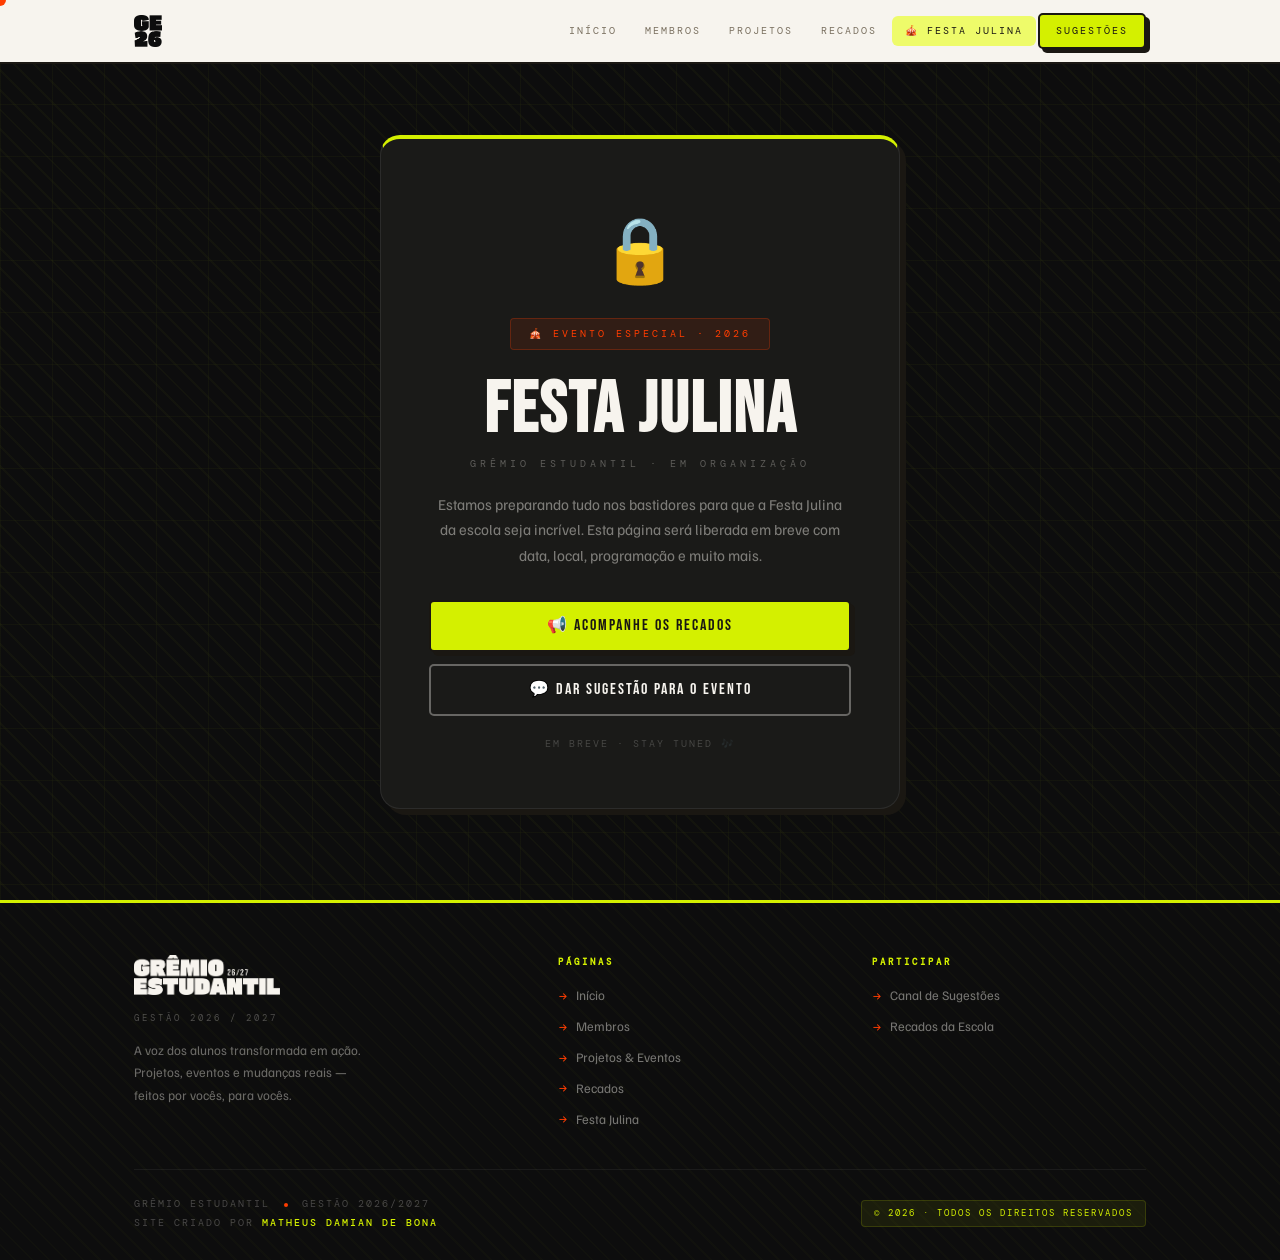
<file: pages/festa-julina.html>
<!DOCTYPE html>
<html lang="pt-BR">
<head>
  <meta charset="UTF-8"/>
  <meta name="viewport" content="width=device-width, initial-scale=1.0"/>
  <title>Festa Julina · Grêmio Estudantil</title>
  <link rel="stylesheet" href="../css/style.css"/>
  <style>
    .locked-page {
      min-height: 100vh;
      display: flex; align-items: center; justify-content: center;
      padding: calc(var(--nav-h) + 40px) 20px 60px;
      background: var(--midnight);
      position: relative; overflow: hidden;
    }
    /* padrão diagonal de fundo */
    .locked-page::before {
      content: '';
      position: absolute; inset: 0;
      background-image: repeating-linear-gradient(
        45deg, transparent, transparent 12px,
        rgba(212,240,0,.03) 12px, rgba(212,240,0,.03) 14px
      );
      pointer-events: none;
    }
    /* grid de fundo */
    .locked-page::after {
      content: '';
      position: absolute; inset: 0;
      background-image:
        linear-gradient(rgba(212,240,0,.03) 1px, transparent 1px),
        linear-gradient(90deg, rgba(212,240,0,.03) 1px, transparent 1px);
      background-size: 52px 52px;
      pointer-events: none;
    }
    .locked-box {
      background: var(--dark-surf);
      border: 1px solid var(--dark-border);
      border-top: 4px solid var(--volt);
      border-radius: var(--radius-lg);
      box-shadow: var(--shadow-hard-lg);
      padding: 56px 48px;
      text-align: center;
      max-width: 520px; width: 100%;
      position: relative; z-index: 1;
    }
    .locked-icon {
      font-size: 64px;
      display: block; margin-bottom: 20px;
      animation: lockPulse 3s ease-in-out infinite;
    }
    @keyframes lockPulse {
      0%,100%{ transform:scale(1) rotate(0deg); }
      50%    { transform:scale(1.06) rotate(-3deg); }
    }
    .locked-box h1 {
      font-family: 'Bebas Neue', sans-serif;
      font-size: clamp(44px, 9vw, 72px);
      letter-spacing: 2px; line-height: .92;
      color: var(--chalk); margin-bottom: 12px;
    }
    .locked-sub {
      font-family: 'DM Mono', monospace;
      font-size: 10px; letter-spacing: 4px; text-transform: uppercase;
      color: rgba(247,244,238,.3); margin-bottom: 20px;
    }
    .locked-box p {
      font-size: 15px; color: rgba(247,244,238,.45);
      line-height: 1.7; margin-bottom: 32px;
    }
    .locked-actions { display: flex; flex-direction: column; gap: 12px; align-items: center; }
    .locked-badge {
      display: inline-flex; align-items: center; gap: 8px;
      font-family: 'DM Mono', monospace;
      font-size: 10px; letter-spacing: 3px; text-transform: uppercase;
      background: rgba(255,61,0,.1); color: var(--fire);
      border: 1px solid rgba(255,61,0,.25);
      padding: 7px 18px; border-radius: 4px; margin-bottom: 28px;
    }
    .soon-hint {
      font-family: 'DM Mono', monospace;
      font-size: 10px; letter-spacing: 2px; text-transform: uppercase;
      color: rgba(247,244,238,.2); margin-top: 20px;
    }
    @media(max-width:480px){ .locked-box { padding: 36px 22px; } }
  </style>
</head>
<body>
<div id="page-progress"></div>
<div id="navbar"></div>

<div class="locked-page">
  <div class="locked-box rv">
    <span class="locked-icon">🔒</span>
    <div class="locked-badge">🎪 Evento Especial · 2026</div>
    <h1>FESTA JULINA</h1>
    <div class="locked-sub">Grêmio Estudantil · Em organização</div>
    <p>Estamos preparando tudo nos bastidores para que a Festa Julina da escola seja incrível. Esta página será liberada em breve com data, local, programação e muito mais.</p>
    <div class="locked-actions">
      <a href="recados.html" class="btn btn-volt" style="width:100%;justify-content:center">📢 Acompanhe os Recados</a>
      <a href="sugestoes.html" class="btn btn-outline-chalk" style="width:100%;justify-content:center">💬 Dar Sugestão para o Evento</a>
    </div>
    <div class="soon-hint">Em breve · Stay tuned 🎶</div>
  </div>
</div>

<div id="footer"></div>
<script src="../js/components.js"></script>
<script src="../js/main.js"></script>
<script> renderNavbar(); renderFooter(); </script>
</body>
</html>
</file>
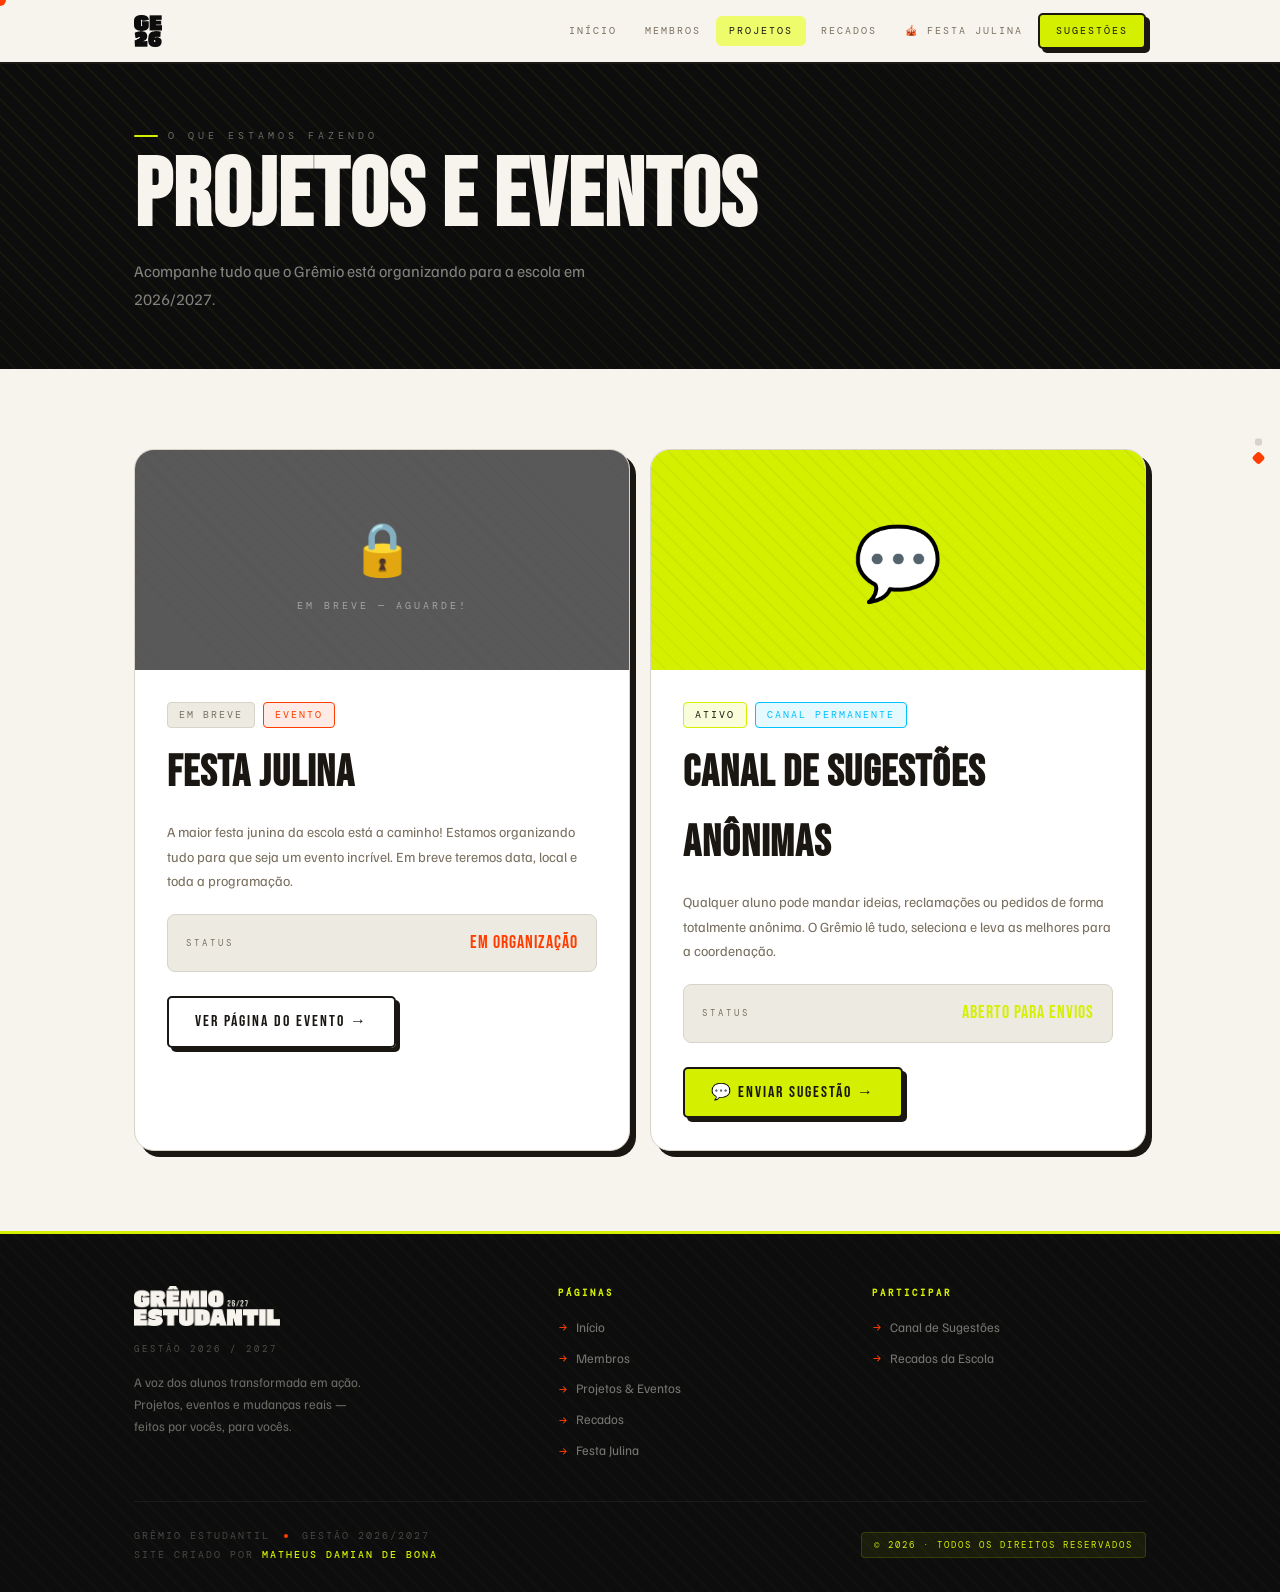
<file: pages/projetos.html>
<!DOCTYPE html>
<html lang="pt-BR">
<head>
  <meta charset="UTF-8"/>
  <meta name="viewport" content="width=device-width, initial-scale=1.0"/>
  <title>Projetos & Eventos · Grêmio Estudantil</title>
  <link rel="stylesheet" href="../css/style.css"/>
  <style>
    .projetos-grid { display: grid; grid-template-columns: 1fr 1fr; gap: 20px; }
    .projeto-card-full {
      background: var(--white);
      border: 1px solid var(--border);
      border-radius: var(--radius-lg);
      box-shadow: var(--shadow-hard-lg);
      overflow: hidden;
      transition: transform .2s, box-shadow .2s;
    }
    .projeto-card-full:hover { transform: translate(-2px,-2px); box-shadow: 8px 8px 0 var(--ink); }

    .projeto-cover-full {
      height: 220px;
      display: flex; align-items: center; justify-content: center;
      position: relative; overflow: hidden;
    }
    .festa-bg {
      background: linear-gradient(135deg, #1a0c04, #2a1205);
      background-image: repeating-linear-gradient(
        45deg, transparent, transparent 10px,
        rgba(255,61,0,.04) 10px, rgba(255,61,0,.04) 12px
      );
    }
    .sugestoes-bg {
      background: var(--volt);
      background-image: repeating-linear-gradient(
        45deg, transparent, transparent 10px,
        rgba(0,0,0,.04) 10px, rgba(0,0,0,.04) 12px
      );
    }
    .cover-emoji { font-size: 72px; position: relative; z-index: 1; }
    .locked-overlay {
      position: absolute; inset: 0;
      background: rgba(0,0,0,.65);
      display: flex; flex-direction: column;
      align-items: center; justify-content: center; gap: 10px;
    }
    .locked-overlay .lock-big { font-size: 52px; }
    .locked-overlay p {
      font-family: 'DM Mono', monospace;
      font-size: 10px; letter-spacing: 3px; text-transform: uppercase;
      color: rgba(255,255,255,.45);
    }
    .projeto-body-full { padding: 32px; }
    .projeto-body-full h2 {
      font-family: 'Bebas Neue', sans-serif;
      font-size: clamp(28px, 4vw, 44px);
      letter-spacing: 1px; color: var(--ink);
      margin: 10px 0 12px;
    }
    .projeto-body-full p { font-size: 14px; color: var(--muted); line-height: 1.75; }
    .status-bar {
      background: var(--surface);
      border-radius: 8px; padding: 14px 18px;
      margin-top: 20px;
      display: flex; align-items: center; justify-content: space-between;
      border: 1px solid var(--border);
    }
    .status-label {
      font-family: 'DM Mono', monospace;
      font-size: 9px; letter-spacing: 3px; text-transform: uppercase; color: var(--muted);
    }
    .status-val {
      font-family: 'Bebas Neue', sans-serif;
      font-size: 18px; letter-spacing: 1px;
    }
    .projeto-actions { display: flex; gap: 12px; flex-wrap: wrap; margin-top: 24px; }
    @media(max-width:700px){ .projetos-grid { grid-template-columns: 1fr; } }
  </style>
</head>
<body>
<div id="page-progress"></div>
<div id="navbar"></div>
<div id="scroll-indicator"></div>

<header class="page-header" id="topo" data-label="Projetos">
  <div class="container">
    <div class="eyebrow white">O que estamos fazendo</div>
    <h1>PROJETOS E EVENTOS</h1>
    <p>Acompanhe tudo que o Grêmio está organizando para a escola em 2026/2027.</p>
  </div>
</header>

<section class="section" id="lista" data-label="Lista">
  <div class="container">
    <div class="projetos-grid">

      <div class="projeto-card-full rv">
        <div class="projeto-cover-full festa-bg">
          <div class="locked-overlay">
            <span class="lock-big">🔒</span>
            <p>Em breve — aguarde!</p>
          </div>
        </div>
        <div class="projeto-body-full">
          <div class="flex items-center gap-8 mb-8">
            <span class="badge badge-muted">Em breve</span>
            <span class="badge badge-fire">Evento</span>
          </div>
          <h2>Festa Julina</h2>
          <p>A maior festa junina da escola está a caminho! Estamos organizando tudo para que seja um evento incrível. Em breve teremos data, local e toda a programação.</p>
          <div class="status-bar">
            <span class="status-label">Status</span>
            <span class="status-val text-fire">Em Organização</span>
          </div>
          <div class="projeto-actions">
            <a href="festa-julina.html" class="btn btn-outline">Ver Página do Evento →</a>
          </div>
        </div>
      </div>

      <div class="projeto-card-full rv d1">
        <div class="projeto-cover-full sugestoes-bg">
          <span class="cover-emoji">💬</span>
        </div>
        <div class="projeto-body-full">
          <div class="flex items-center gap-8 mb-8">
            <span class="badge badge-volt">Ativo</span>
            <span class="badge badge-sky">Canal Permanente</span>
          </div>
          <h2>Canal de Sugestões Anônimas</h2>
          <p>Qualquer aluno pode mandar ideias, reclamações ou pedidos de forma totalmente anônima. O Grêmio lê tudo, seleciona e leva as melhores para a coordenação.</p>
          <div class="status-bar">
            <span class="status-label">Status</span>
            <span class="status-val text-volt">Aberto para envios</span>
          </div>
          <div class="projeto-actions">
            <a href="sugestoes.html" class="btn btn-volt">💬 Enviar Sugestão →</a>
          </div>
        </div>
      </div>

    </div>
  </div>
</section>

<div id="footer"></div>
<script src="../js/components.js"></script>
<script src="../js/main.js"></script>
<script> renderNavbar(); renderFooter(); </script>
</body>
</html>
</file>
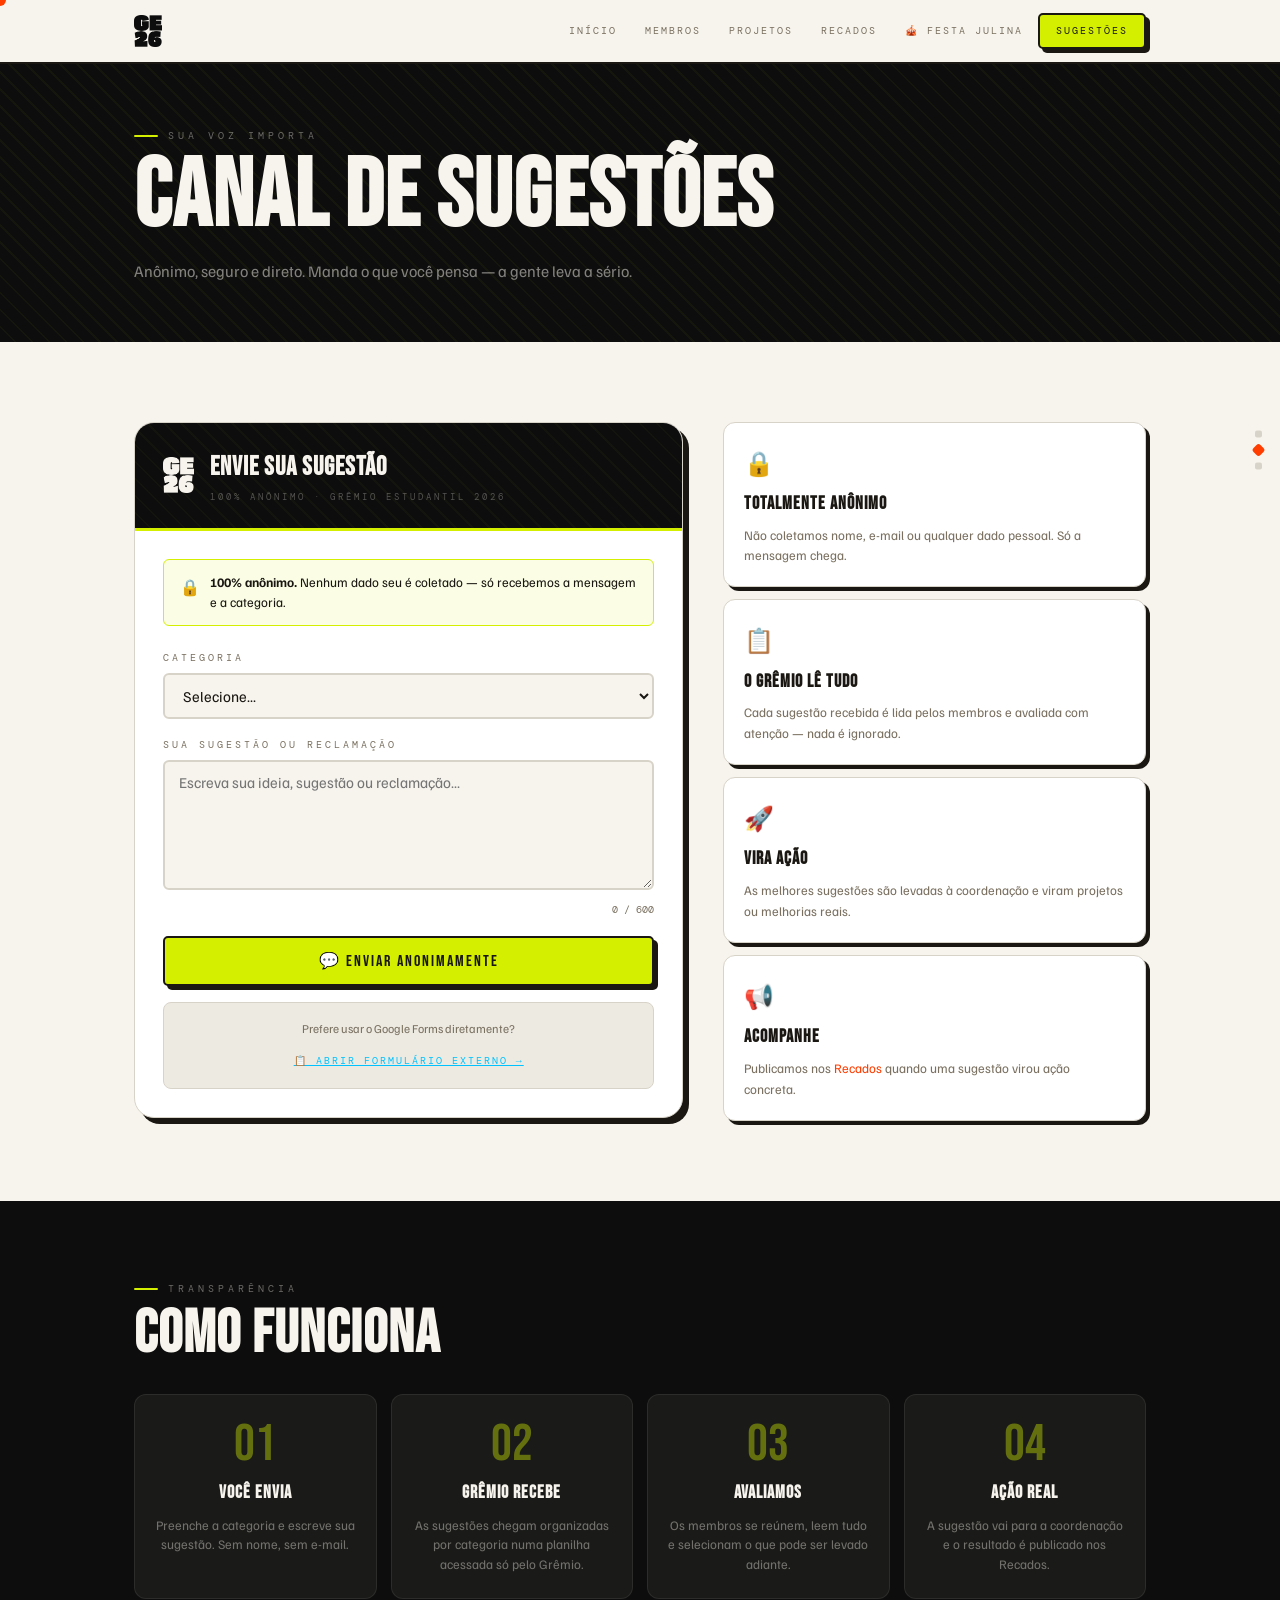
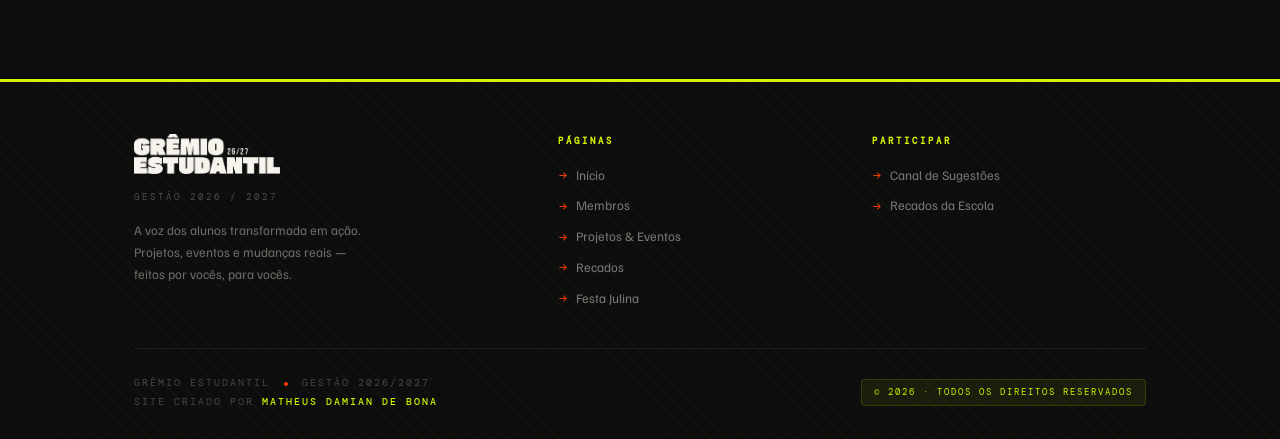
<file: pages/sugestoes.html>
<!DOCTYPE html>
<html lang="pt-BR">
<head>
  <meta charset="UTF-8"/>
  <meta name="viewport" content="width=device-width, initial-scale=1.0"/>
  <title>Canal de Sugestões · Grêmio Estudantil</title>
  <link rel="stylesheet" href="../css/style.css"/>
  <style>
    .sugestoes-layout { display: grid; grid-template-columns: 1.3fr 1fr; gap: 40px; align-items: start; }

    /* FORM CARD */
    .form-card {
      background: var(--white);
      border: 1px solid var(--border);
      border-radius: var(--radius-lg);
      overflow: hidden;
      box-shadow: var(--shadow-hard-lg);
    }
    .form-card-header {
      background: var(--midnight);
      padding: 24px 28px;
      display: flex; align-items: center; gap: 16px;
      border-bottom: 3px solid var(--volt);
      /* padrão diagonal */
      background-image: repeating-linear-gradient(
        45deg, transparent, transparent 10px,
        rgba(212,240,0,.03) 10px, rgba(212,240,0,.03) 12px
      );
      background-color: var(--midnight);
    }
    .form-header-logo { height: 36px; width: auto; background: transparent; }
    .form-header-text h2 {
      font-family: 'Bebas Neue', sans-serif;
      font-size: 26px; letter-spacing: 1px;
      color: var(--chalk); margin-bottom: 2px;
    }
    .form-header-text p {
      font-family: 'DM Mono', monospace;
      font-size: 9px; letter-spacing: 3px; text-transform: uppercase;
      color: rgba(247,244,238,.3);
    }
    .form-body { padding: 28px; }

    .anon-notice {
      background: rgba(212,240,0,.1);
      border: 1px solid var(--volt);
      border-radius: 6px;
      padding: 13px 16px; margin-bottom: 24px;
      display: flex; align-items: flex-start; gap: 10px;
    }
    .anon-icon { font-size: 16px; flex-shrink: 0; margin-top: 2px; }
    .anon-notice p { font-size: 13px; color: var(--ink); line-height: 1.5; margin: 0; }

    .form-group { margin-bottom: 18px; }
    .form-label {
      font-family: 'DM Mono', monospace;
      font-size: 10px; letter-spacing: 3px; text-transform: uppercase;
      color: var(--muted); display: block; margin-bottom: 7px;
    }
    .form-select, .form-textarea {
      width: 100%;
      background: var(--bg);
      border: 2px solid var(--border);
      border-radius: 6px;
      padding: 11px 14px;
      font-family: 'Familjen Grotesk', sans-serif;
      font-size: 15px; color: var(--ink);
      outline: none; transition: border-color .2s;
    }
    .form-select:focus, .form-textarea:focus { border-color: var(--volt); }
    .form-textarea { resize: vertical; min-height: 130px; }
    .char-count {
      font-family: 'DM Mono', monospace;
      font-size: 10px; color: var(--muted);
      text-align: right; margin-top: 4px;
    }
    .form-submit { width: 100%; justify-content: center; font-size: 16px; padding: 13px; }

    .success-msg {
      display: none;
      background: #e8faf0; border: 2px solid #00b894;
      border-radius: 10px; padding: 24px; text-align: center; margin-top: 16px;
    }
    .success-msg h3 { font-family: 'Bebas Neue',sans-serif; font-size: 24px; color: #00b894; letter-spacing:1px; margin-bottom: 8px; }
    .success-msg p  { font-size: 13px; color: var(--muted); }

    .forms-link {
      background: var(--surface); border-radius: 8px;
      padding: 16px; margin-top: 16px; text-align: center;
      border: 1px solid var(--border);
    }
    .forms-link p { font-size: 12px; color: var(--muted); margin-bottom: 8px; }
    .forms-link a {
      font-family: 'DM Mono', monospace; font-size: 10px;
      letter-spacing: 2px; text-transform: uppercase;
      color: var(--sky); text-decoration: underline;
    }

    /* SIDEBAR */
    .info-cards { display: flex; flex-direction: column; gap: 12px; }
    .info-card {
      background: var(--white); border: 1px solid var(--border);
      border-radius: var(--radius); padding: 20px;
      box-shadow: var(--shadow-hard);
      transition: transform .2s, box-shadow .2s;
    }
    .info-card:hover { transform: translate(-2px,-2px); box-shadow: var(--shadow-hard-lg); }
    .info-card-icon { font-size: 24px; margin-bottom: 9px; }
    .info-card h3 {
      font-family: 'Bebas Neue', sans-serif;
      font-size: 18px; letter-spacing: 1px; margin-bottom: 6px;
    }
    .info-card p  { font-size: 13px; color: var(--muted); line-height: 1.6; }

    /* COMO FUNCIONA */
    .como-section { background: var(--midnight); }
    .como-steps {
      display: grid; grid-template-columns: repeat(4,1fr); gap: 14px;
    }
    .como-step {
      background: var(--dark-surf);
      border: 1px solid var(--dark-border);
      border-radius: var(--radius); padding: 24px 18px; text-align: center;
      transition: border-color .2s, transform .2s;
    }
    .como-step:hover { border-color: var(--volt); transform: translateY(-4px); }
    .como-step-num {
      font-family: 'Bebas Neue', sans-serif;
      font-size: 52px; line-height: 1; color: var(--volt); opacity: .4; margin-bottom: 8px;
    }
    .como-step h4 {
      font-family: 'Bebas Neue', sans-serif;
      font-size: 18px; letter-spacing: 1px; color: var(--chalk); margin-bottom: 8px;
    }
    .como-step p { font-size: 13px; color: rgba(247,244,238,.4); line-height: 1.5; }

    @media(max-width:860px){
      .sugestoes-layout { grid-template-columns: 1fr; }
      .como-steps { grid-template-columns: 1fr 1fr; }
    }
    @media(max-width:480px){
      .como-steps { grid-template-columns: 1fr; }
      .form-card-header { flex-direction: column; align-items: flex-start; }
    }
  </style>
</head>
<body>
<div id="page-progress"></div>
<div id="navbar"></div>
<div id="scroll-indicator"></div>

<header class="page-header" id="topo" data-label="Sugestões">
  <div class="container">
    <div class="eyebrow white">Sua voz importa</div>
    <h1>CANAL DE SUGESTÕES</h1>
    <p>Anônimo, seguro e direto. Manda o que você pensa — a gente leva a sério.</p>
  </div>
</header>

<section class="section" id="form-sec" data-label="Formulário">
  <div class="container">
    <div class="sugestoes-layout">

      <!-- FORM -->
      <div class="rv">
        <div class="form-card">
          <div class="form-card-header">
            <img src="../images/logo/GE26_chalk.png" alt="GE26" class="form-header-logo"
                 onerror="this.style.display='none'">
            <div class="form-header-text">
              <h2>ENVIE SUA SUGESTÃO</h2>
              <p>100% anônimo · Grêmio Estudantil 2026</p>
            </div>
          </div>
          <div class="form-body">
            <div class="anon-notice">
              <span class="anon-icon">🔒</span>
              <p><strong>100% anônimo.</strong> Nenhum dado seu é coletado — só recebemos a mensagem e a categoria.</p>
            </div>
            <form id="sugestao-form" onsubmit="enviar(event)">
              <div class="form-group">
                <label class="form-label" for="categoria">Categoria</label>
                <select class="form-select" id="categoria" required>
                  <option value="" disabled selected>Selecione...</option>
                  <option>🏫 Estrutura da escola</option>
                  <option>🎉 Eventos e atividades</option>
                  <option>⚽ Esportes e interclasses</option>
                  <option>🍽️ Alimentação / cantina</option>
                  <option>📢 Comunicação do Grêmio</option>
                  <option>📚 Aulas e professores</option>
                  <option>💬 Outro assunto</option>
                </select>
              </div>
              <div class="form-group">
                <label class="form-label" for="mensagem">Sua sugestão ou reclamação</label>
                <textarea class="form-textarea" id="mensagem"
                  placeholder="Escreva sua ideia, sugestão ou reclamação..."
                  maxlength="600"
                  oninput="document.getElementById('cc').textContent=this.value.length+' / 600'"
                  required></textarea>
                <div class="char-count" id="cc">0 / 600</div>
              </div>
              <button type="submit" class="btn btn-volt form-submit">💬 Enviar Anonimamente</button>
            </form>
            <div class="success-msg" id="ok-msg">
              <h3>ENVIADO!</h3>
              <p>Sua sugestão foi recebida. Obrigado por participar — sua voz faz diferença!</p>
            </div>
            <div class="forms-link">
              <p>Prefere usar o Google Forms diretamente?</p>
              <!--
                PARA ATIVAR: substitua o # pelo link do seu Google Forms.
                Crie o formulário em forms.google.com com dois campos:
                "Categoria" e "Sua sugestão". As respostas chegam automaticamente
                numa planilha Google Sheets organizada por data e categoria.
              -->
              <a href="https://www.figma.com/design/gOgMtucQzcqYnOYqtB0gYJ/Gr%C3%AAmio-Estudantil?node-id=0-1&p=f&t=JCvGHQUqdcAMFBU4-0" target="_blank" rel="noopener">📋 Abrir formulário externo →</a>
            </div>
          </div>
        </div>
      </div>

      <!-- SIDEBAR -->
      <div class="info-cards rv d2">
        <div class="info-card">
          <div class="info-card-icon">🔒</div>
          <h3>TOTALMENTE ANÔNIMO</h3>
          <p>Não coletamos nome, e-mail ou qualquer dado pessoal. Só a mensagem chega.</p>
        </div>
        <div class="info-card">
          <div class="info-card-icon">📋</div>
          <h3>O GRÊMIO LÊ TUDO</h3>
          <p>Cada sugestão recebida é lida pelos membros e avaliada com atenção — nada é ignorado.</p>
        </div>
        <div class="info-card">
          <div class="info-card-icon">🚀</div>
          <h3>VIRA AÇÃO</h3>
          <p>As melhores sugestões são levadas à coordenação e viram projetos ou melhorias reais.</p>
        </div>
        <div class="info-card">
          <div class="info-card-icon">📢</div>
          <h3>ACOMPANHE</h3>
          <p>Publicamos nos <a href="recados.html" style="color:var(--fire)">Recados</a> quando uma sugestão virou ação concreta.</p>
        </div>
      </div>
    </div>
  </div>
</section>

<!-- COMO FUNCIONA -->
<section class="section como-section" id="como" data-label="Como funciona">
  <div class="container">
    <div class="rv">
      <div class="eyebrow white volt">Transparência</div>
      <h2 class="section-title on-dark" style="font-size:clamp(32px,5vw,60px);margin-bottom:32px">COMO FUNCIONA</h2>
    </div>
    <div class="como-steps rv d1">
      <div class="como-step">
        <div class="como-step-num">01</div>
        <h4>VOCÊ ENVIA</h4>
        <p>Preenche a categoria e escreve sua sugestão. Sem nome, sem e-mail.</p>
      </div>
      <div class="como-step">
        <div class="como-step-num">02</div>
        <h4>GRÊMIO RECEBE</h4>
        <p>As sugestões chegam organizadas por categoria numa planilha acessada só pelo Grêmio.</p>
      </div>
      <div class="como-step">
        <div class="como-step-num">03</div>
        <h4>AVALIAMOS</h4>
        <p>Os membros se reúnem, leem tudo e selecionam o que pode ser levado adiante.</p>
      </div>
      <div class="como-step">
        <div class="como-step-num">04</div>
        <h4>AÇÃO REAL</h4>
        <p>A sugestão vai para a coordenação e o resultado é publicado nos Recados.</p>
      </div>
    </div>
  </div>
</section>

<div id="footer"></div>
<script src="../js/components.js"></script>
<script src="../js/main.js"></script>
<script>
  renderNavbar();
  renderFooter();

  function enviar(e) {
    e.preventDefault();
    /*
    ── INTEGRAÇÃO GOOGLE FORMS ──────────────────────
    1. Crie um Google Forms (forms.google.com)
       - Campo 1: "Categoria" (lista suspensa)
       - Campo 2: "Sua sugestão" (parágrafo)
    2. Clique nos 3 pontinhos > "Obter link pré-preenchido"
    3. Preencha os campos e copie o link gerado
    4. O link terá: ?entry.XXXXXXXXX=
    5. Substitua os valores abaixo e descomente:

    const URL   = 'https://docs.google.com/forms/d/e/SEU_ID/formResponse';
    const E_CAT = 'entry.0000000000';
    const E_MSG = 'entry.1111111111';
    const body  = new URLSearchParams();
    body.append(E_CAT, document.getElementById('categoria').value);
    body.append(E_MSG, document.getElementById('mensagem').value);
    fetch(URL, { method:'POST', mode:'no-cors', body });
    ─────────────────────────────────────────────── */

    document.getElementById('sugestao-form').style.display = 'none';
    document.getElementById('ok-msg').style.display = 'block';
    setTimeout(() => {
      document.getElementById('sugestao-form').reset();
      document.getElementById('sugestao-form').style.display = 'block';
      document.getElementById('ok-msg').style.display = 'none';
      document.getElementById('cc').textContent = '0 / 600';
    }, 5000);
  }
</script>
</body>
</html>
</file>
<file: css/style.css>
/* ═══════════════════════════════════════
   GRÊMIO ESTUDANTIL — Global Styles v3
   Brand Guide oficial · Gestão 2026/27
═══════════════════════════════════════ */

@import url('https://fonts.googleapis.com/css2?family=Bebas+Neue&family=DM+Mono:wght@400;500&family=Familjen+Grotesk:ital,wght@0,300;0,400;0,600;0,700;1,400&display=swap');

/* ── TOKENS (paleta exata do brand guide) ── */
:root {
  --volt:       #D4F000;
  --volt-dim:   #eefb6a;
  --volt-ghost: rgba(212,240,0,.08);
  --fire:       #FF3D00;
  --fire-ghost: rgba(255,61,0,.08);
  --midnight:   #0D0D0D;
  --chalk:      #F7F4EE;
  --slate:      #3A3830;
  --sky:        #00C2FF;
  --sky-ghost:  rgba(0,194,255,.08);

  /* UI aliases */
  --bg:         #F7F4EE;
  --white:      #ffffff;
  --surface:    #EDEAE2;
  --border:     #D8D3C8;
  --ink:        #1A1712;
  --muted:      #7A7060;

  --dark-bg:    #0D0D0D;
  --dark-surf:  #1A1A18;
  --dark-surf2: #242420;
  --dark-border:rgba(255,255,255,.08);
  --dark-text:  #F7F4EE;

  /* efeito sombra dura (brand element) */
  --shadow-hard:    4px 4px 0 var(--ink);
  --shadow-hard-lg: 6px 6px 0 var(--ink);
  --shadow-hard-volt: 4px 4px 0 var(--volt);

  --radius:    12px;
  --radius-lg: 20px;
  --nav-h:     64px;
}

/* ── RESET ── */
*, *::before, *::after { box-sizing: border-box; margin: 0; padding: 0; }
html { scroll-behavior: smooth; }
body {
  background: var(--bg);
  color: var(--ink);
  font-family: 'Familjen Grotesk', sans-serif;
  font-size: 16px;
  line-height: 1.6;
  overflow-x: hidden;
  cursor: none; /* cursor customizado */
}
img { display: block; max-width: 100%; }
a { color: inherit; text-decoration: none; }
button { cursor: none; border: none; background: none; font-family: inherit; }
ul { list-style: none; }

/* ── CURSOR CUSTOMIZADO ── */
#ge-cursor {
  position: fixed;
  top: 0; left: 0;
  width: 12px; height: 12px;
  border-radius: 50%;
  background: var(--fire);
  pointer-events: none;
  z-index: 9999;
  transform: translate(-50%, -50%);
  transition: width .22s cubic-bezier(.22,1,.36,1),
              height .22s cubic-bezier(.22,1,.36,1),
              background .22s,
              opacity .2s;
  mix-blend-mode: normal;
}
#ge-cursor.hover {
  width: 38px;
  height: 38px;
  background: var(--volt);
  opacity: .85;
}
#ge-cursor.click {
  width: 22px;
  height: 22px;
  background: var(--fire);
}

/* ── SCROLL INDICATOR LATERAL ── */
#scroll-indicator {
  position: fixed;
  right: 18px;
  top: 50%;
  transform: translateY(-50%);
  display: flex;
  flex-direction: column;
  gap: 9px;
  z-index: 800;
}
.scroll-dot {
  width: 7px; height: 7px;
  border-radius: 2px;
  background: var(--border);
  border: none;
  cursor: none;
  transition: background .3s, transform .3s;
}
.scroll-dot.active {
  background: var(--fire);
  transform: rotate(45deg) scale(1.4);
}
.scroll-dot[title]:hover::after {
  content: attr(title);
  position: absolute;
  right: 18px;
  font-family: 'DM Mono', monospace;
  font-size: 9px;
  letter-spacing: 2px;
  text-transform: uppercase;
  color: var(--muted);
  white-space: nowrap;
  background: var(--white);
  padding: 3px 8px;
  border-radius: 4px;
  border: 1px solid var(--border);
}

/* ── PROGRESS BAR ── */
#page-progress {
  position: fixed;
  top: 0; left: 0;
  height: 3px;
  background: linear-gradient(90deg, var(--volt), var(--fire));
  z-index: 1001;
  width: 0;
  transition: width .15s;
}

/* ── NAVBAR ── */
.navbar {
  position: fixed;
  top: 0; left: 0; right: 0;
  height: var(--nav-h);
  background: var(--chalk);
  border-bottom: 2px solid var(--ink);
  z-index: 900;
}
.navbar .container {
  height: 100%;
  display: flex;
  align-items: center;
  justify-content: space-between;
  gap: 16px;
}
/* Logo PNG no navbar */
.nav-logo { display: flex; align-items: center; }
.nav-logo img {
  height: 32px;
  width: auto;
  background: transparent;
  display: block;
}
/* Fallback texto */
.nav-logo-text {
  font-family: 'Bebas Neue', sans-serif;
  font-size: 26px;
  letter-spacing: 3px;
  color: var(--ink);
  line-height: 1;
  display: flex;
  align-items: center;
  gap: 4px;
}
.nav-logo-text .dot { color: var(--fire); }
.nav-logo-year {
  font-family: 'DM Mono', monospace;
  font-size: 9px;
  letter-spacing: 2px;
  color: var(--muted);
  margin-left: 8px;
  align-self: flex-end;
  margin-bottom: 3px;
}

.nav-links { display: flex; align-items: center; gap: 2px; }
.nav-link {
  font-family: 'DM Mono', monospace;
  font-size: 10px;
  letter-spacing: 2px;
  text-transform: uppercase;
  color: var(--muted);
  padding: 7px 13px;
  border-radius: 6px;
  transition: color .2s, background .2s;
  white-space: nowrap;
}
.nav-link:hover, .nav-link.active {
  color: var(--ink);
  background: var(--volt-dim);
}
.nav-cta {
  font-family: 'DM Mono', monospace;
  font-size: 10px;
  letter-spacing: 2px;
  text-transform: uppercase;
  background: var(--volt);
  color: var(--ink);
  padding: 8px 16px;
  border-radius: 5px;
  border: 2px solid var(--ink);
  box-shadow: var(--shadow-hard);
  transition: transform .15s, box-shadow .15s;
  white-space: nowrap;
}
.nav-cta:hover { transform: translate(-2px,-2px); box-shadow: var(--shadow-hard-lg); }

/* burger */
.burger {
  display: none;
  flex-direction: column;
  gap: 5px;
  width: 32px;
  padding: 4px;
  cursor: none;
}
.burger span { display: block; height: 2px; background: var(--ink); border-radius: 2px; transition: all .3s; }
.burger.open span:nth-child(1) { transform: rotate(45deg) translate(5px,5px); }
.burger.open span:nth-child(2) { opacity: 0; }
.burger.open span:nth-child(3) { transform: rotate(-45deg) translate(5px,-5px); }
.mobile-nav {
  display: none;
  position: fixed;
  top: var(--nav-h); left: 0; right: 0;
  background: var(--chalk);
  border-bottom: 2px solid var(--ink);
  z-index: 899;
  flex-direction: column;
  padding: 12px 20px 20px;
  gap: 4px;
}
.mobile-nav.open { display: flex; }
.mobile-nav .nav-link { padding: 12px 14px; font-size: 11px; }
.mobile-nav .nav-cta  { margin-top: 8px; text-align: center; padding: 12px; }

/* ── PAGE HEADER ── */
.page-header {
  background: var(--midnight);
  color: var(--chalk);
  padding: calc(var(--nav-h) + 64px) 0 56px;
  position: relative;
  overflow: hidden;
}
/* padrão diagonal do brand guide */
.page-header::before {
  content: '';
  position: absolute; inset: 0;
  background-image: repeating-linear-gradient(
    45deg,
    transparent,
    transparent 10px,
    rgba(212,240,0,.04) 10px,
    rgba(212,240,0,.04) 12px
  );
  pointer-events: none;
}
.page-header .container { position: relative; }
.page-header .eyebrow { color: rgba(212,240,0,.5); }
.page-header .eyebrow::before { background: var(--volt); }
/* Logo PNG no header das páginas */
.page-header-logo {
  height: 56px;
  width: auto;
  background: transparent;
  margin: 12px 0 20px;
  display: block;
}
.page-header h1 {
  font-family: 'Bebas Neue', sans-serif;
  font-size: clamp(48px, 9vw, 96px);
  line-height: .92;
  letter-spacing: 1px;
  margin-bottom: 16px;
  /* UMA só cor — chalk */
  color: var(--chalk);
}
.page-header p {
  font-size: 16px;
  color: rgba(247,244,238,.5);
  max-width: 500px;
  line-height: 1.7;
}

/* ── LAYOUT ── */
.container { max-width: 1060px; width: 100%; margin: 0 auto; padding: 0 24px; }
.section    { padding: 80px 0; }
.section-sm { padding: 48px 0; }

/* ── EYEBROW ── */
.eyebrow {
  font-family: 'DM Mono', monospace;
  font-size: 10px;
  letter-spacing: 4px;
  text-transform: uppercase;
  color: var(--muted);
  margin-bottom: 10px;
  display: flex;
  align-items: center;
  gap: 10px;
}
.eyebrow::before {
  content: '';
  display: block;
  width: 24px; height: 2px;
  background: var(--fire);
  border-radius: 2px;
  flex-shrink: 0;
}
.eyebrow.volt::before { background: var(--volt); }
.eyebrow.sky::before  { background: var(--sky); }
.eyebrow.white { color: rgba(247,244,238,.4); }
.eyebrow.white::before { background: var(--volt); }

/* ── BADGE (retangular — brand element) ── */
.badge {
  display: inline-flex;
  align-items: center;
  gap: 5px;
  font-family: 'DM Mono', monospace;
  font-size: 10px;
  letter-spacing: 2px;
  text-transform: uppercase;
  padding: 4px 11px;
  border-radius: 4px; /* retangular conforme brand guide */
}
.badge-volt  { background: rgba(212,240,0,.15); color: var(--ink);  border: 1px solid var(--volt); }
.badge-fire  { background: rgba(255,61,0,.1);   color: var(--fire); border: 1px solid var(--fire); }
.badge-sky   { background: rgba(0,194,255,.1);  color: var(--sky);  border: 1px solid var(--sky);  }
.badge-dark  { background: var(--ink);          color: var(--volt); border: 1px solid var(--ink);  }
.badge-muted { background: var(--surface);      color: var(--muted);border: 1px solid var(--border);}

/* dark mode badges */
.on-dark .badge-volt  { background: rgba(212,240,0,.12); color: var(--volt); }
.on-dark .badge-fire  { background: rgba(255,61,0,.12);  color: var(--fire); }
.on-dark .badge-muted { background: rgba(255,255,255,.06); color: rgba(247,244,238,.5); border-color: rgba(255,255,255,.1); }

/* ── BUTTONS (sombra dura — brand element) ── */
.btn {
  display: inline-flex;
  align-items: center;
  gap: 8px;
  font-family: 'Bebas Neue', sans-serif;
  font-size: 16px;
  letter-spacing: 2px;
  padding: 11px 26px;
  border-radius: 5px;
  border: 2px solid var(--ink);
  transition: transform .15s, box-shadow .15s;
  cursor: none;
  white-space: nowrap;
}
.btn-volt {
  background: var(--volt);
  color: var(--ink);
  box-shadow: var(--shadow-hard);
}
.btn-volt:hover { transform: translate(-2px,-2px); box-shadow: var(--shadow-hard-lg); }

.btn-fire {
  background: var(--fire);
  color: var(--chalk);
  box-shadow: var(--shadow-hard);
}
.btn-fire:hover { transform: translate(-2px,-2px); box-shadow: var(--shadow-hard-lg); }

.btn-outline {
  background: transparent;
  color: var(--ink);
  box-shadow: var(--shadow-hard);
}
.btn-outline:hover { transform: translate(-2px,-2px); box-shadow: var(--shadow-hard-lg); }

.btn-outline-chalk {
  background: transparent;
  color: var(--chalk);
  border-color: rgba(247,244,238,.35);
  box-shadow: none;
}
.btn-outline-chalk:hover { border-color: var(--volt); color: var(--volt); }

.btn-ghost {
  background: transparent;
  color: var(--muted);
  border-color: var(--border);
  box-shadow: none;
}
.btn-ghost:hover { border-color: var(--ink); color: var(--ink); }

/* ── CARDS base ── */
.card {
  background: var(--white);
  border-radius: var(--radius);
  border: 1px solid var(--border);
  box-shadow: var(--shadow-hard);
  overflow: hidden;
  transition: transform .25s cubic-bezier(.22,1,.36,1), box-shadow .25s;
}
.card:hover { transform: translateY(-4px); box-shadow: var(--shadow-hard-lg); }

/* ── SECTION TITLE ── */
.section-title {
  font-family: 'Bebas Neue', sans-serif;
  font-size: clamp(36px, 6vw, 72px);
  line-height: .92;
  letter-spacing: 1px;
  margin-bottom: 40px;
  /* cor única */
  color: var(--ink);
}
.section-title.on-dark { color: var(--chalk); }

/* ── FOOTER ── */
.footer {
  background: var(--midnight);
  color: var(--chalk);
  padding: 52px 0 28px;
  border-top: 3px solid var(--volt);
  position: relative;
  overflow: hidden;
}
/* padrão diagonal no footer */
.footer::before {
  content: '';
  position: absolute; inset: 0;
  background-image: repeating-linear-gradient(
    45deg,
    transparent,
    transparent 10px,
    rgba(212,240,0,.02) 10px,
    rgba(212,240,0,.02) 12px
  );
  pointer-events: none;
}
.footer .container { position: relative; }
.footer-grid {
  display: grid;
  grid-template-columns: 1.4fr 1fr 1fr;
  gap: 40px;
  margin-bottom: 40px;
}
.footer-logo {
  height: 40px;
  width: auto;
  background: transparent;
  margin-bottom: 16px;
  display: block;
}
.footer-logo-fallback {
  font-family: 'Bebas Neue', sans-serif;
  font-size: 28px;
  letter-spacing: 3px;
  color: var(--chalk);
  margin-bottom: 4px;
  display: none;
}
.footer-logo-fallback span { color: var(--volt); }
.footer-year {
  font-family: 'DM Mono', monospace;
  font-size: 9px;
  letter-spacing: 3px;
  color: rgba(247,244,238,.28);
  text-transform: uppercase;
  margin-bottom: 14px;
}
.footer-brand p {
  font-size: 13px;
  color: rgba(247,244,238,.4);
  line-height: 1.7;
  max-width: 240px;
}
.footer-col h4 {
  font-family: 'DM Mono', monospace;
  font-size: 9px;
  letter-spacing: 3px;
  text-transform: uppercase;
  color: var(--volt);
  margin-bottom: 16px;
}
.footer-col ul { display: flex; flex-direction: column; gap: 10px; }
.footer-col ul li a {
  font-size: 13px;
  color: rgba(247,244,238,.45);
  transition: color .2s;
  display: flex; align-items: center; gap: 8px;
}
.footer-col ul li a::before { content:'→'; font-size:11px; color:var(--fire); transition: transform .2s; }
.footer-col ul li a:hover { color: var(--chalk); }
.footer-col ul li a:hover::before { transform: translateX(3px); }

.footer-divider { height: 1px; background: rgba(255,255,255,.06); margin-bottom: 24px; }
.footer-bottom {
  display: flex;
  align-items: center;
  justify-content: space-between;
  flex-wrap: wrap;
  gap: 12px;
}
.footer-credits {
  font-family: 'DM Mono', monospace;
  font-size: 10px;
  letter-spacing: 2px;
  color: rgba(247,244,238,.25);
  text-transform: uppercase;
  line-height: 1.9;
}
.footer-credits strong { color: var(--volt); font-weight: 500; }
.footer-dot { display: inline-block; width: 4px; height: 4px; border-radius: 50%; background: var(--fire); vertical-align: middle; margin: 0 6px; }
.footer-badge {
  font-family: 'DM Mono', monospace;
  font-size: 9px;
  letter-spacing: 2px;
  text-transform: uppercase;
  background: rgba(212,240,0,.07);
  color: var(--volt);
  border: 1px solid rgba(212,240,0,.15);
  padding: 5px 12px;
  border-radius: 4px;
}

/* ── REVEAL ── */
.rv { opacity: 0; transform: translateY(24px); transition: opacity .6s cubic-bezier(.22,1,.36,1), transform .6s cubic-bezier(.22,1,.36,1); }
.rv.in { opacity: 1; transform: none; }
.d1{transition-delay:.06s}.d2{transition-delay:.12s}.d3{transition-delay:.18s}
.d4{transition-delay:.24s}.d5{transition-delay:.30s}.d6{transition-delay:.36s}

/* ── UTILITIES ── */
.text-center  { text-align: center; }
.text-volt    { color: var(--volt); }
.text-fire    { color: var(--fire); }
.text-sky     { color: var(--sky); }
.text-muted   { color: var(--muted); }
.text-chalk   { color: var(--chalk); }
.mt-8{margin-top:8px}.mt-16{margin-top:16px}.mt-24{margin-top:24px}
.mt-32{margin-top:32px}.mt-40{margin-top:40px}.mt-48{margin-top:48px}
.mb-8{margin-bottom:8px}.mb-16{margin-bottom:16px}.mb-24{margin-bottom:24px}
.flex{display:flex}.flex-wrap{flex-wrap:wrap}.items-center{align-items:center}
.gap-8{gap:8px}.gap-12{gap:12px}.gap-16{gap:16px}

/* ── RESPONSIVE ── */
@media (max-width: 900px) {
  .footer-grid { grid-template-columns: 1fr 1fr; }
  .footer-brand { grid-column: span 2; }
}
@media (max-width: 640px) {
  :root { --nav-h: 58px; }
  .container { padding: 0 16px; }
  .section { padding: 56px 0; }
  .nav-links, .nav-cta { display: none; }
  .burger { display: flex; }
  .footer-grid { grid-template-columns: 1fr; }
  .footer-brand { grid-column: span 1; }
  .footer-bottom { flex-direction: column; align-items: flex-start; }
  #scroll-indicator { display: none; }
  .page-header { padding: calc(var(--nav-h) + 40px) 0 40px; }
}
</file>
